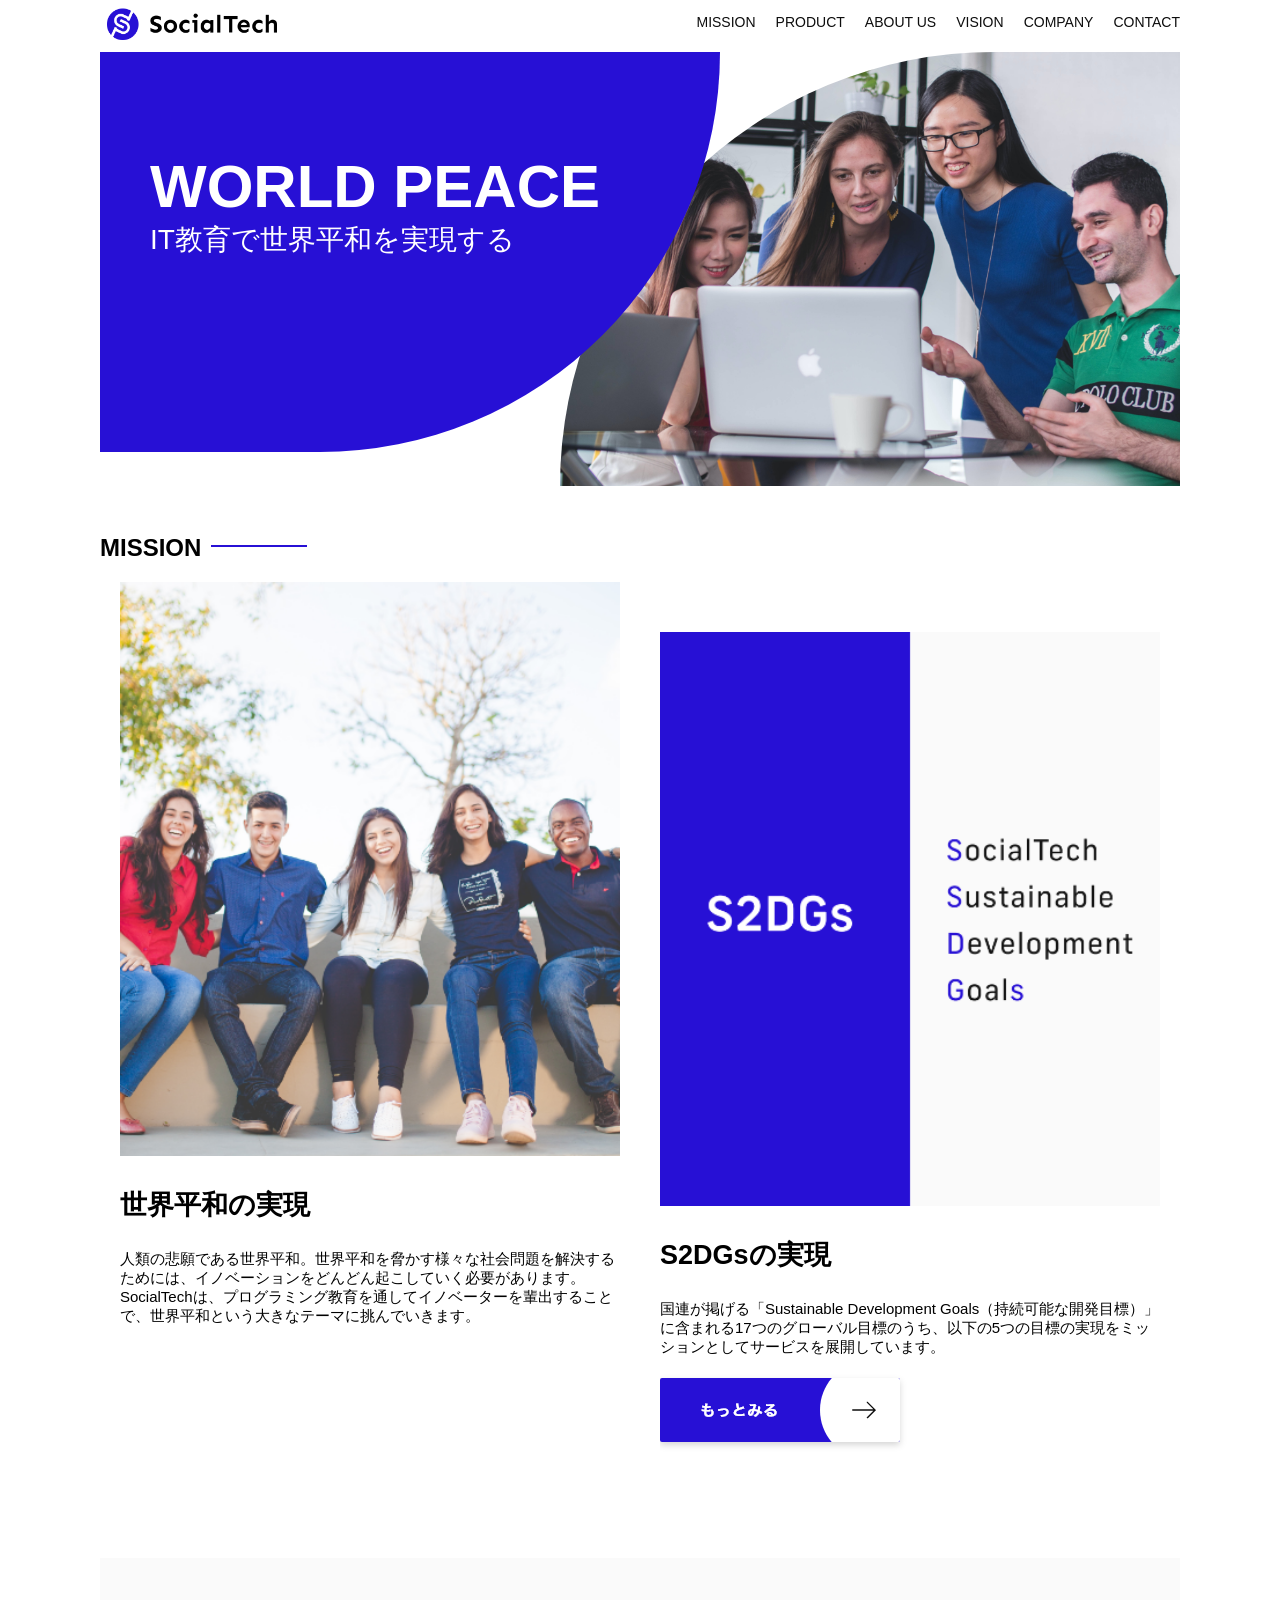
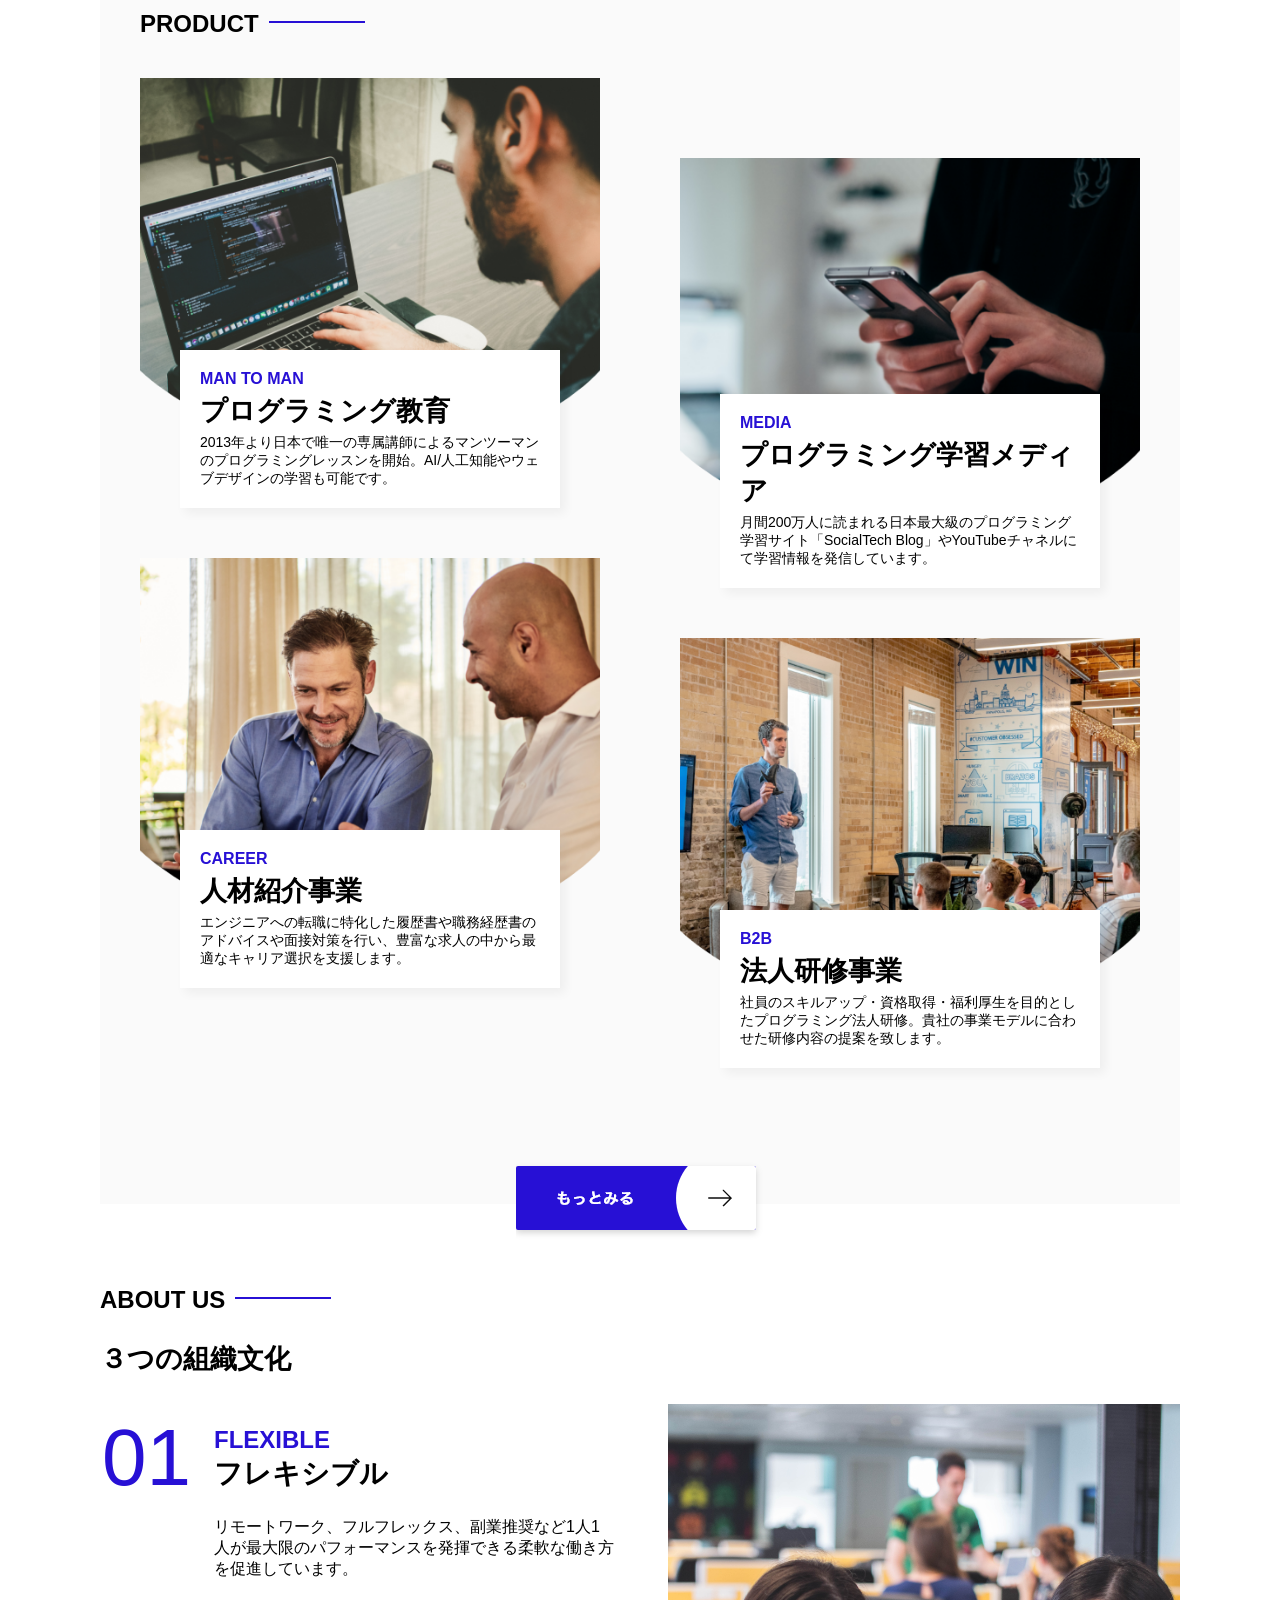
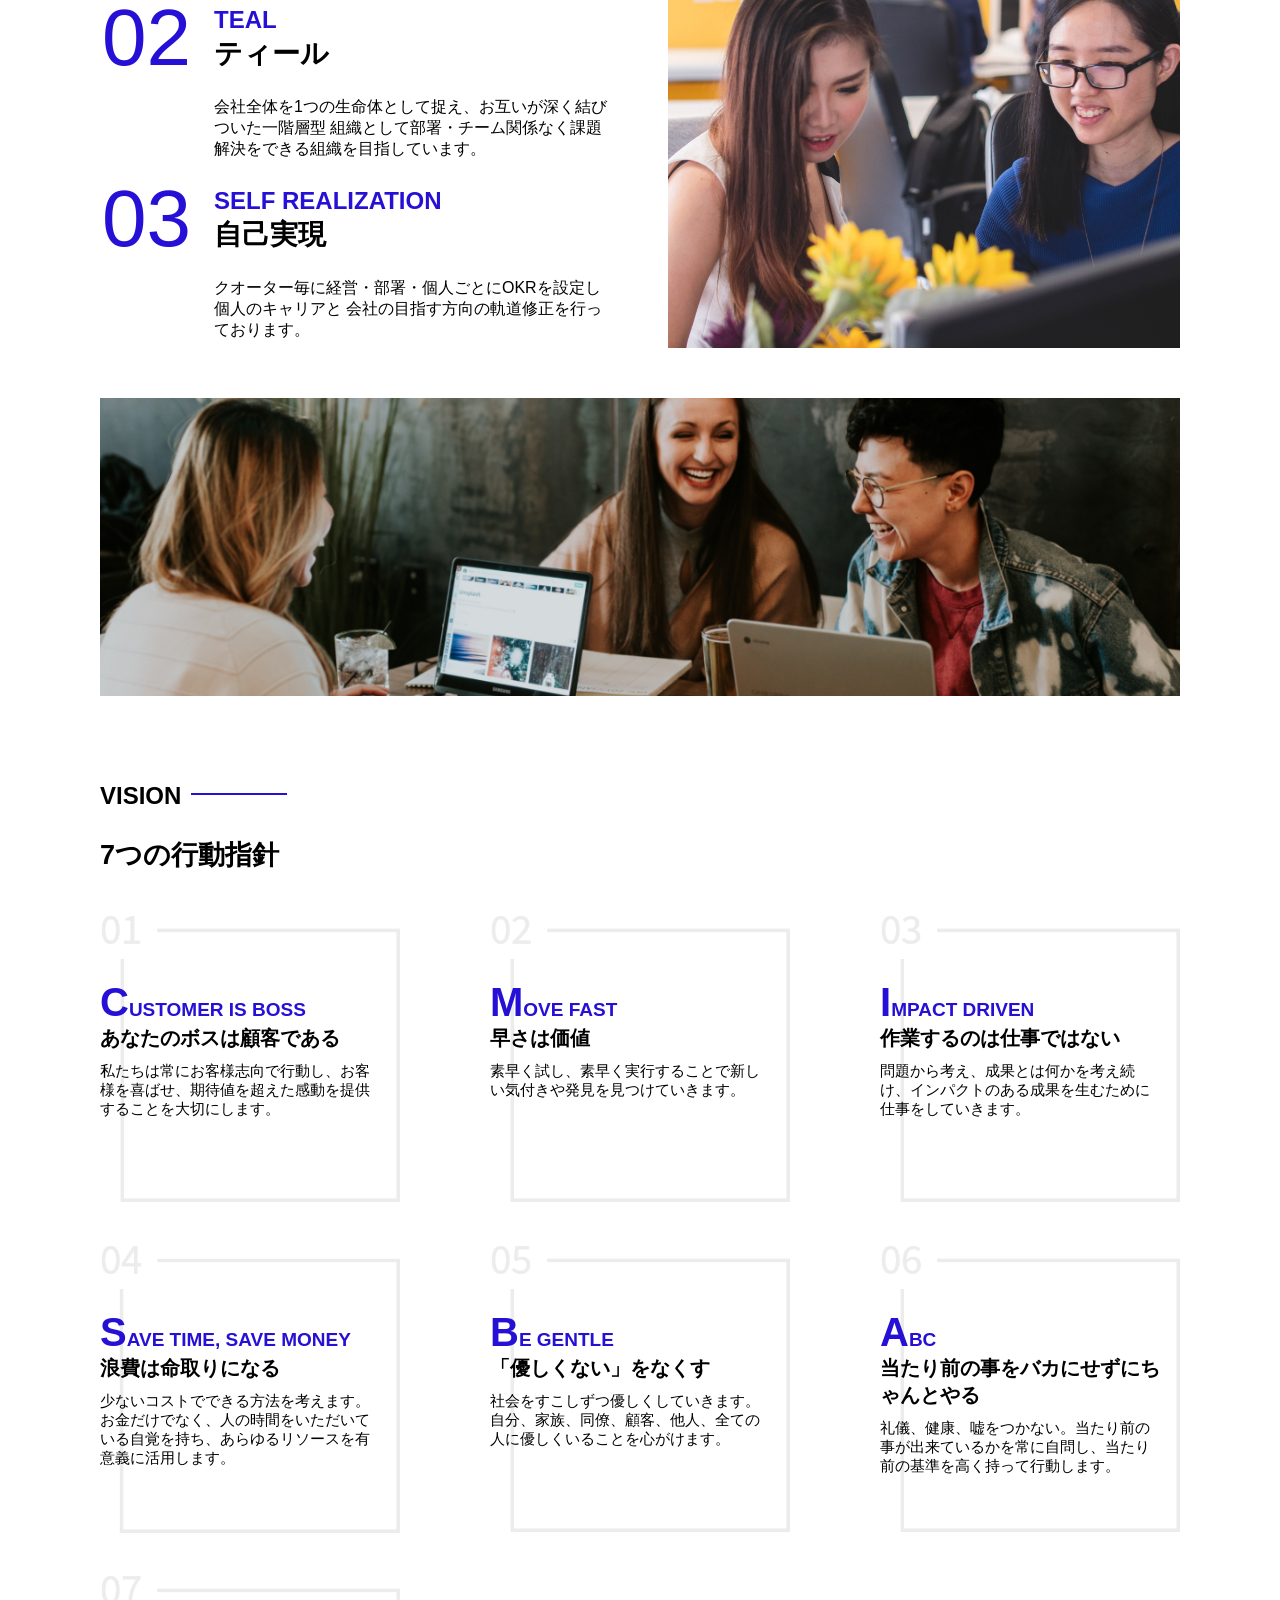
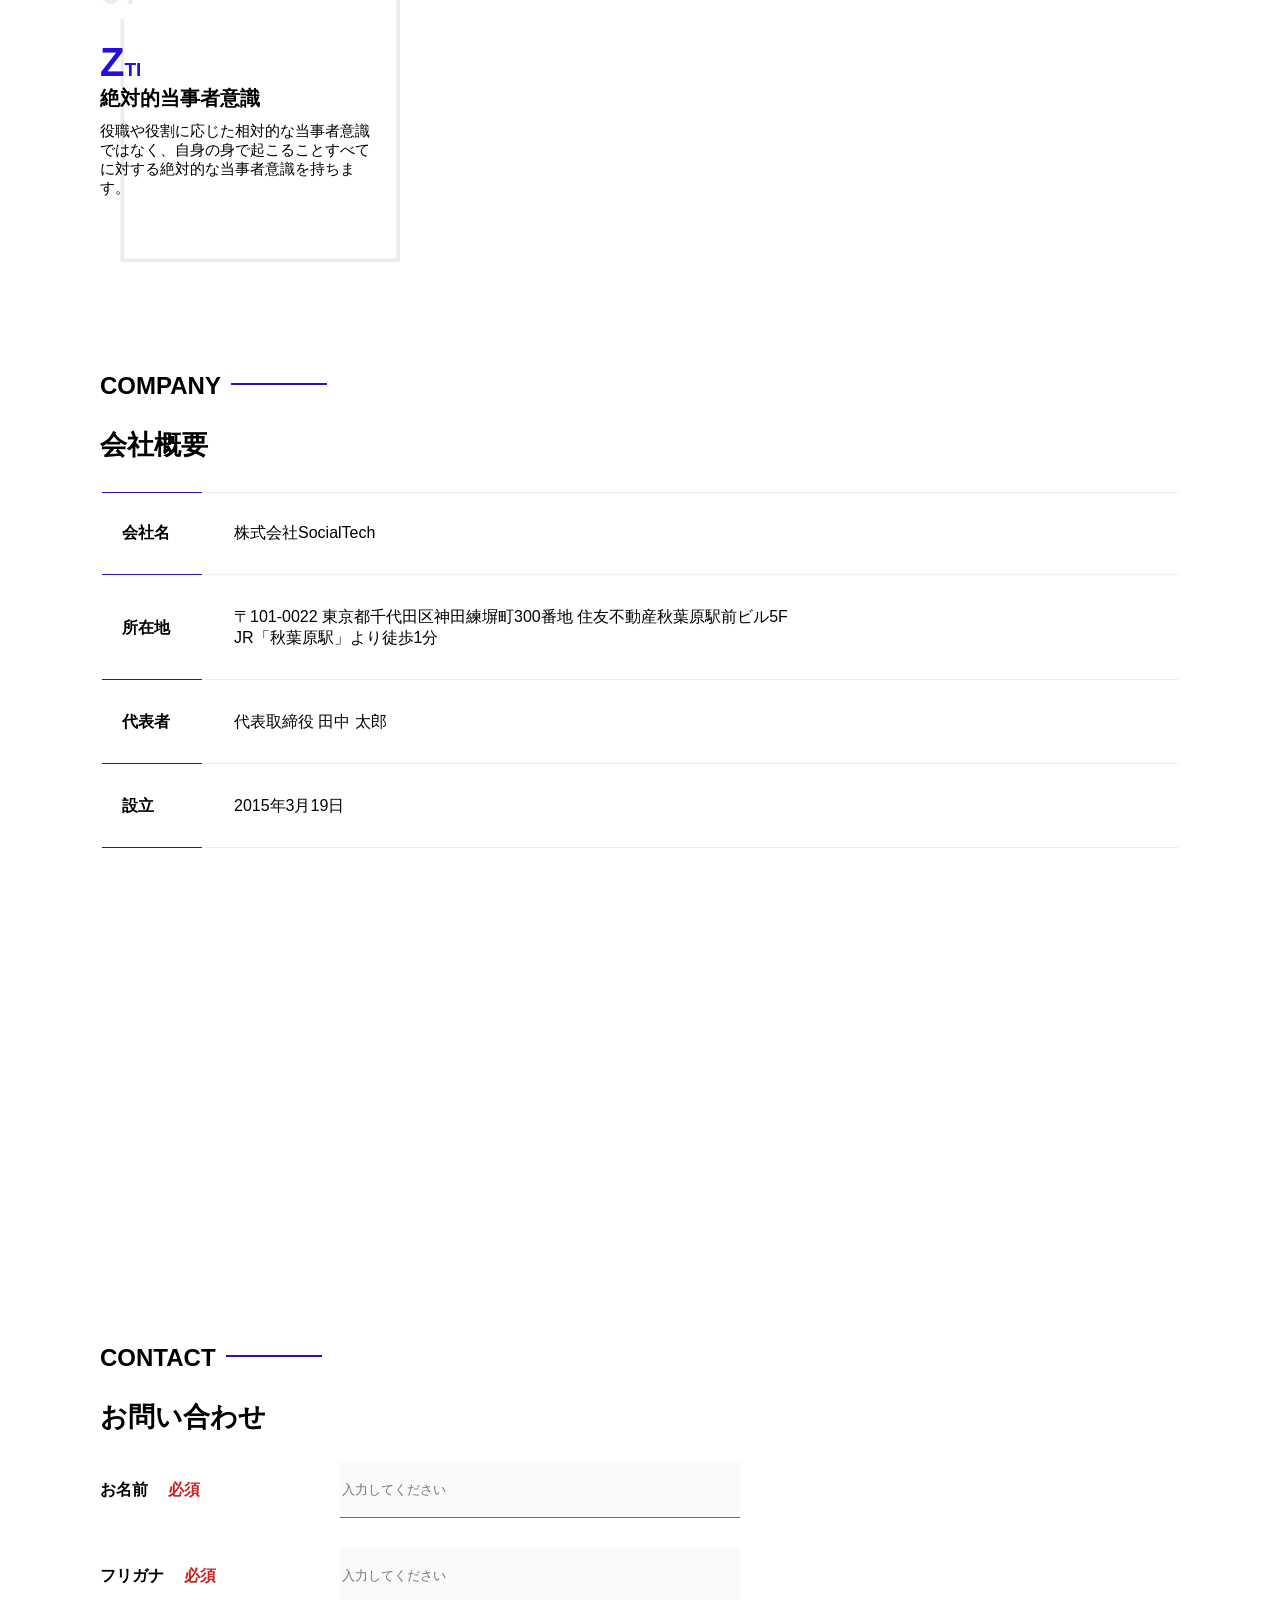
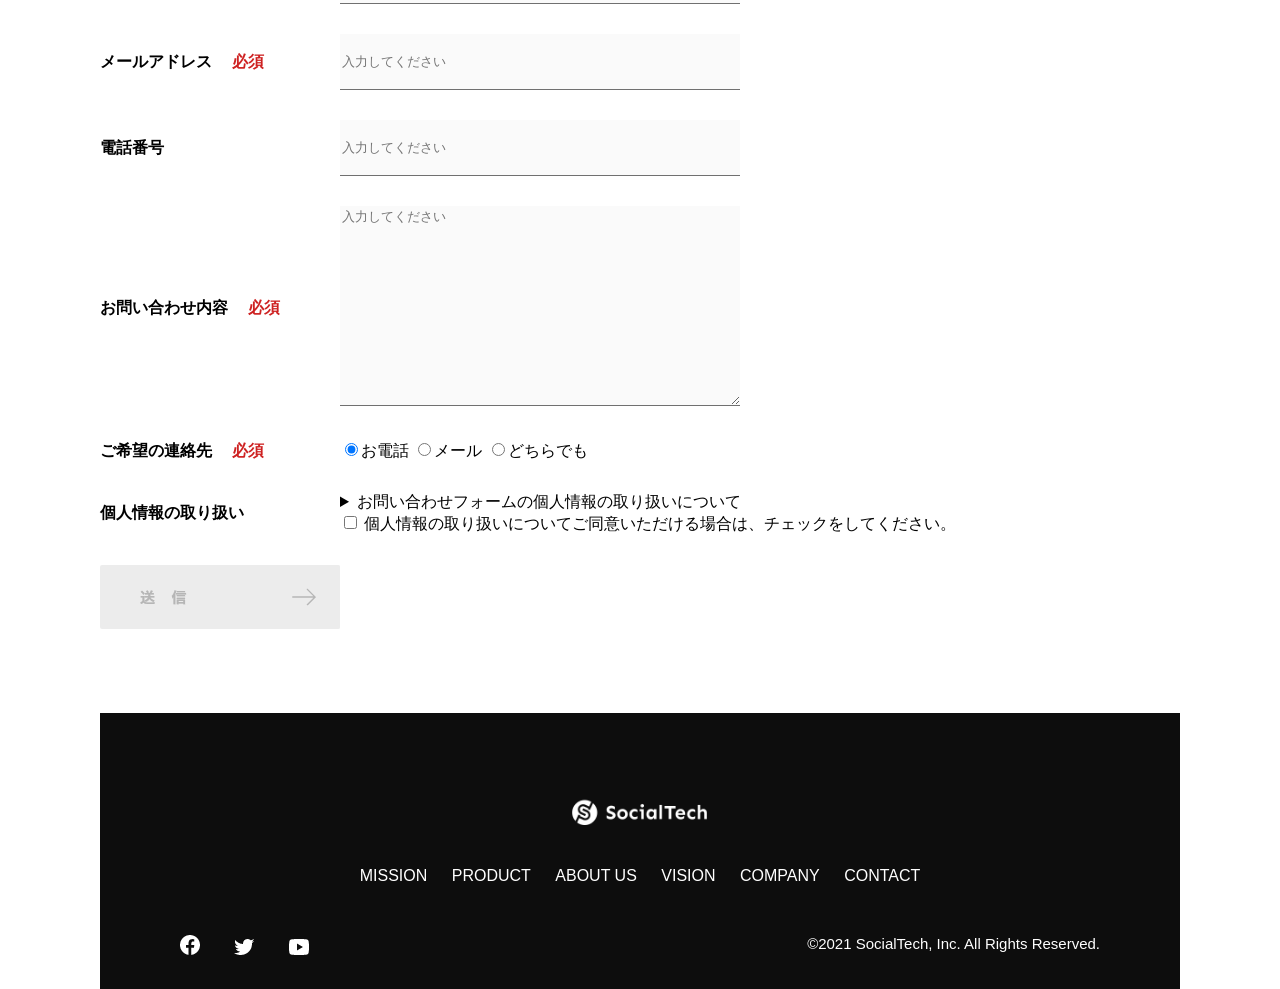
<file: index.html>
<!DOCTYPE html>
<html>
<head>
  <title> SocialTech</title>
  <meta charset="UTF-8">
  <meta name="description" content="SocialTechはEdTech業界のリーディングカンパニーを目指します">
  <meta name="viewport" content="width=device-width,initial-scale=1.0">
  <link rel="stylesheet" href="style.css">
<body>
 <!-- ヘッダー -->
  <header>
     <!-- ロゴ -->
     <a href="wk_index.html" id="logo">
       <img src="images/logo.png" alt="トップページに戻る">
     </a> 
      <!-- PC用ナビゲーション -->
     <nav id="nav-pc">
        <ul>
         <li><a href="mission.html">MISSION</a></li>
         <li><a href="product.html">PRODUCT</a></li>
         <li><a href="index.html#aboutus">ABOUT US</a></li>
         <li><a href="index.html#vision">VISION</a></li>
         <li><a href="index.html#company">COMPANY</a></li>
         <li><a href="index.html#contact">CONTACT</a></li>
        </ul>
    </nav> 
       <!-- スマホ用メニューボタン -->
       <button id="menu-sp" onclick="document.getElementById('nav-sp').style.display = 'block'">
        <img src="images/button-menu.png" alt="ナビゲーションを開く">
      </button>
       <!-- スマホ用ナビゲーション -->
       <div id="nav-sp">
         <button id="close" onclick="document.getElementById('nav-sp').style.display = 'none'">
           <img src="images/button-close.png" alt="ナビゲーションを閉じる">
         </button>
 
         <nav>
           <ul>
             <li>
               <a id="logo-sp" href="index.html" onclick="document.getElementById('nav-sp').style.display = 'none'"><img src="images/logo-sp.png" alt="トップページに戻る"></a>
             </li>
             <li><a class="menu" href="mission.html" onclick="document.getElementById('nav-sp').style.display = 'none'">MISSION</a></li>
             <li><a class="menu" href="product.html" onclick="document.getElementById('nav-sp').style.display = 'none'">PRODUCT</a></li>
             <li><a class="menu" href="index.html#aboutus" onclick="document.getElementById('nav-sp').style.display = 'none'">ABOUT US</a></li>
             <li><a class="menu" href="index.html#vision" onclick="document.getElementById('nav-sp').style.display = 'none'">VISION</a></li>
             <li><a class="menu" href="index.html#company" onclick="document.getElementById('nav-sp').style.display = 'none'">COMPANY</a></li>
             <li><a class="menu" href="index.html#contact" onclick="document.getElementById('nav-sp').style.display = 'none'">CONTACT</a></li>
           </ul>
         </nav>
         <div id="sns">
           <a href="https://www.facebook.com/sejuku2013">
             <img src="images/button-facebook.png" alt="Facebookのリンク">
           </a>
           <a href="https://twitter.com/samuraijuku">
             <img src="images/button-twitter.png" alt="Twitterのリンク">
           </a>
           <a href="https://www.youtube.com/channel/UCCFOQO5aDK0xXam4cUQXT8g">
             <img src="images/button-youtube.png" alt="YouTubeのリンク">
           </a>
         </div>
       </div>
  </header>
  <main>
  <article>
   <!-- メインビジュアル -->
      <section id="main-visual">
        <div id="main-message">
          <h1>WORLD PEACE</h1>
          <p>IT教育で世界平和を実現する</p>
        </div>
        <img src="images/index/index-main.png" alt="PCの周りに集まる多国籍の仲間たち">
      </section>
      <!--ミッション-->
      <section id="mission">
        <h2 class="index-h2">MISSION</h2>
        <div id="mission-flex">
          <div>
            <img id="mission-photo" src="images/index/index-mission.png" alt="屋外のベンチで写真を撮影する多国籍の仲間たち">
            <h3>世界平和の実現</h3>
            <p>
              人類の悲願である世界平和。世界平和を脅かす様々な社会問題を解決するためには、イノベーションをどんどん起こしていく必要があります。SocialTechは、プログラミング教育を通してイノベーターを輩出することで、世界平和という大きなテーマに挑んでいきます。
            </p>
          </div>
          <div>
            <img id="s2dgs" src="images/index/s2dgs.png" alt="S2DGs">
            <h3>S2DGsの実現</h3>
            <p>国連が掲げる「Sustainable Development Goals（持続可能な開発目標）」に含まれる17つのグローバル目標のうち、以下の5つの目標の実現をミッションとしてサービスを展開しています。</p>
            <a href="mission.html">
              <img src="images/button-more.png" alt="もっとみる">
            </a>
          </div>
        </div>
      </section>
      <!--プロダクト-->
      <section id="product">
        <h2 class="index-h2">PRODUCT</h2>
        <div class="product-flex">
          <div id="product-left">
            <div>
               <img class="product-photo" src="images/index/index-mantoman.png" alt="PCでコードを書く男性">
               <div class="product-explain">
                 <span>MAN TO MAN</span>
                 <h3>プログラミング教育</h3>
                 <p>2013年より日本で唯一の専属講師によるマンツーマンのプログラミングレッスンを開始。AI/人工知能やウェブデザインの学習も可能です。</p>
               </div>
             </div>
             <div>
               <img class="product-photo" src="images/index/index-career.png" alt="笑顔で話し合う2人の男性">
               <div class="product-explain">
                 <span>CAREER</span>
                 <h3>人材紹介事業</h3>
                 <p>エンジニアへの転職に特化した履歴書や職務経歴書のアドバイスや面接対策を行い、豊富な求人の中から最適なキャリア選択を支援します。</p>
               </div>
             </div>
          </div>
          <div id="product-right">
            <div>
              <img class="product-photo" src="images/index/index-media.png" alt="スマートフォンを操作する人">
              <div class="product-explain">
                <span>MEDIA</span>
                <h3>プログラミング学習メディア</h3>
                <p>月間200万人に読まれる日本最大級のプログラミング学習サイト「SocialTech Blog」やYouTubeチャネルにて学習情報を発信しています。</p>
              </div>
            </div>
            <div>
              <img class="product-photo" src="images/index/index-b2b.png" alt="講演中の男性とそれを聴く人々">
              <div class="product-explain">
                <span>B2B</span>
                <h3>法人研修事業</h3>
                <p>社員のスキルアップ・資格取得・福利厚生を目的としたプログラミング法人研修。貴社の事業モデルに合わせた研修内容の提案を致します。</p>
              </div>
            </div>
          </div>
        </div>
        <div id="product-more">
          <a href="product.html">
            <img src="images/button-more.png" alt="もっとみる">
          </a>
        </div>
     </section>
     <!--ABOUT-->
     <section id="aboutus">
       <h2 class="index-h2">ABOUT US</h2>
       <h3>３つの組織文化</h3>
         <div>
           <table class="culture-table">
            <tr>
              <td class="culture-num">01</td>
              <th><span class="culture-en">FLEXIBLE</span><br>フレキシブル</th>
            </tr>
            <tr>
              <td>
                <!--空のセル-->
              </td>
              <td class="culture-description">リモートワーク、フルフレックス、副業推奨など1人1人が最大限のパフォーマンスを発揮できる柔軟な働き方を促進しています。</td>
            </tr>
            <tr>
              <td class="culture-num">02</td>
              <th><span class="culture-en">TEAL</span><br>ティール</th>
            </tr>
            <tr>
              <td>
                <!--空のセル-->
              </td>
              <td class="culture-description">会社全体を1つの生命体として捉え、お互いが深く結びついた一階層型 組織として部署・チーム関係なく課題解決をできる組織を目指しています。</td>
            </tr>
            <tr>
              <td class="culture-num">03</td>
              <th><span class="culture-en">SELF REALIZATION</span><br>自己実現</th>
            </tr>
            <tr>
              <td>
                <!--空のセル-->
              </td>
              <td class="culture-description">クオーター毎に経営・部署・個人ごとにOKRを設定し個人のキャリアと 会社の目指す方向の軌道修正を行っております。</td>
            </tr>
          </table>
         <img class="culture-img" src="images/index/index-aboutus1.png" alt="笑顔で話し合う2人の女性">
        </div>
         <img class="culture-img2" src="images/index/index-aboutus2.png" alt="笑顔で話し合う3人の男女">
     </section>
       <!-- VISION -->
      <section id="vision">
        <h2 class="index-h2">VISION</h2>
        <h3>7つの行動指針</h3>
        <div>
            <div class="vision-box">
               <img src="images/index/vision-01.png" alt="01">
               <div>
                 <h4>CUSTOMER IS BOSS</h4>
                 <h5>あなたのボスは顧客である</h5>
                 <p>私たちは常にお客様志向で行動し、お客様を喜ばせ、期待値を超えた感動を提供することを大切にします。</p>
               </div>
             </div>
              <div class="vision-box">
               <img src="images/index/vision-02.png" alt="02">
               <div>
                 <h4>MOVE FAST</h4>
                 <h5>早さは価値</h5>
                 <p>素早く試し、素早く実行することで新しい気付きや発見を見つけていきます。</p>
               </div>
             </div>
             <div class="vision-box">
               <img src="images/index/vision-03.png" alt="03">
               <div>
                 <h4>IMPACT DRIVEN</h4>
                 <h5>作業するのは仕事ではない</h5>
                 <p>問題から考え、成果とは何かを考え続け、インパクトのある成果を生むために仕事をしていきます。</p>
               </div>
             </div>
             <div class="vision-box">
               <img src="images/index/vision-04.png" alt="04">
               <div>
                 <h4>SAVE TIME, SAVE MONEY</h4>
                 <h5>浪費は命取りになる</h5>
                 <p>少ないコストでできる方法を考えます。お金だけでなく、人の時間をいただいている自覚を持ち、あらゆるリソースを有意義に活用します。</p>
               </div>
             </div>
             <div class="vision-box">
               <img src="images/index/vision-05.png" alt="05">
               <div>
                 <h4>BE GENTLE</h4>
                 <h5>「優しくない」をなくす</h5>
                 <p>社会をすこしずつ優しくしていきます。自分、家族、同僚、顧客、他人、全ての人に優しくいることを心がけます。</p>
               </div>
             </div>
             <div class="vision-box">
               <img src="images/index/vision-06.png" alt="06">
               <div>
                 <h4>ABC</h4>
                 <h5>当たり前の事をバカにせずにちゃんとやる</h5>
                 <p>礼儀、健康、嘘をつかない。当たり前の事が出来ているかを常に自問し、当たり前の基準を高く持って行動します。</p>
               </div>
             </div>
             <div class="vision-box">
               <img src="images/index/vision-07.png" alt="07">
               <div>
                 <h4>ZTI</h4>
                 <h5>絶対的当事者意識</h5>
                 <p>役職や役割に応じた相対的な当事者意識ではなく、自身の身で起こることすべてに対する絶対的な当事者意識を持ちます。</p>
               </div>
             </div>
        </div>
      </section>
       <!-- COMPANY -->
      <section id="company">
        <h2 class="index-h2">COMPANY</h2>
        <h3>会社概要</h3>
           <table id="company-table">
             <tr>
               <th class="tableheader tableheader-first">会社名</th>
               <td class="cell cell-first">株式会社SocialTech</td>
             </tr>
             <tr>
               <th class="tableheader">所在地</th>
               <td class="cell">〒101-0022 東京都千代田区神田練塀町300番地 住友不動産秋葉原駅前ビル5F<br>JR「秋葉原駅」より徒歩1分</td>
             </tr>
             <tr>
               <th class="tableheader">代表者</th>
               <td class="cell">代表取締役 田中 太郎</td>
             </tr>
             <tr>
               <th class="tableheader">設立</th>
               <td class="cell">2015年3月19日</td>
             </tr>
           </table>
 <iframe 
 src="https://www.google.com/maps/embed?pb=!1m18!1m12!1m3!1d3240.0688551336807!2d139.7720776771055!3d35.69992317258124!2m3!1f0!2f0!3f0!3m2!1i1024!2i768!4f13.1!3m3!1m2!1s0x60188fee13660e23%3A0x77137876edf742ac!2z5L2P5Y-L5LiN5YuV55Sj56eL6JGJ5Y6f6aeF5YmN44OT44Or!5e0!3m2!1sja!2sjp!4v1704858013291!5m2!1sja!2sjp" 
 style="border: 0" allowfullscreen="" loading="lazy">
 </iframe>
      </section>
       <!-- お問い合わせフォーム -->
      <section id="contact">
        <h2 class="index-h2">CONTACT</h2>
        <h3>お問い合わせ</h3>
        <form>
          <div>
            <div class="contact-heading">
              <label class="contact-label">お名前<span class="contact-span">必須</span></label>
            </div>
            <div>
              <input type="text" name="name" placeholder="入力してください" class="contact-textbox">
            </div>
          </div>
          <div>
            <div class="contact-heading">
              <label class="contact-label">フリガナ<span class="contact-span">必須</span></label>
            </div>
            <div>
              <input type="text" name="hurigana" placeholder="入力してください" class="contact-textbox">
            </div>
          </div>
          <div>
            <div class="contact-heading">
              <label class="contact-label">メールアドレス<span class="contact-span">必須</span></label>
            </div>
            <div>
              <input type="text" name="email" placeholder="入力してください" class="contact-textbox">
            </div>
          </div>
          <div>
            <div class="contact-heading">
              <label class="contact-label">電話番号</label>
            </div>
            <div>
              <input type="text" name="tel" placeholder="入力してください" class="contact-textbox">
            </div>
          </div>
          <div>
            <div class="contact-heading">
              <label class="contact-label">お問い合わせ内容<span class="contact-span">必須</span></label>
            </div>
            <div>
              <textarea class="contact-textarea" placeholder="入力してください" name="message"></textarea>
            </div>
          </div>
          <div>
            <div class="contact-heading">
              <label class="contact-label">ご希望の連絡先<span class="contact-span">必須</span></label>
            </div>
            <div>
              <input class="radiobutton" type="radio" value="tel" name="contact" checked><label>お電話</label>
              <input class="radiobutton" type="radio" value="mail" name="contact"><label>メール</label>
              <input class="radiobutton" type="radio" value="both" name="contact"><label>どちらでも</label>
            </div>
          </div>
           <div>
               <div class="contact-heading">
                 <label class="contact-label">個人情報の取り扱い</label>
               </div>
               <div>
                 <details>
                   <summary>お問い合わせフォームの個人情報の取り扱いについて</summary>
                   <div>
                     <dl>
                       <dt>１．組織の名称又は氏名</dt>
                       <dd>株式会社SocialTech</dd>
                       <dt>２．個人情報保護管理者（若しくはその代理人）の氏名又は職名、所属及び連絡先</dt>
                       <dd>
                         <p>鈴木 一郎 コーポレート部</p>
                         <p>メールアドレス：samurai@example.com</p>
                         <p>TEL：03-1234-5678</p>
                       </dd>
                       <dt>３．個人情報の利用目的</dt>
                       <dd>
                         <ul>
                           <li>本サービス及び本サービスに関連する情報の提供又はそれらに関する連絡のため</li>
                           <li>ユーザーの本人確認のため</li>
                           <li>当社サービスのご案内のため</li>
                           <li>当社の商品等の広告または宣伝（電子メールによるものを含むものとします。）</li>
                         </ul>
                       </dd>
                       <dt>４．個人情報の取り扱い業務の委託</dt>
                       <dd>個人情報の取扱業務の全部または一部を外部に業務委託する場合があります。その際、弊社は、個人情報を適切に保護できる管理体制を敷き実行していることを条件として委託先を厳選したうえで、機密保持契約を委託先と締結し、お客様の個人情報を厳密に管理させます。</dd>
                       <dt>５．個人情報の開示等の請求</dt>
                       <dd>
                         お客様は、弊社に対してご自身の個人情報の開示等（利用目的の通知、開示、内容の訂正・追加・削除、利用の停止または消去、第三者への提供の停止）に関して、当社問合わせ窓口に申し出ることができます。<br>
                         その際、弊社はお客様ご本人を確認させていただいたうえで、合理的な期間内に対応いたします。<br>
                         なお、個人情報に関する弊社問合わせ先は、次の通りです。
                       </dd>
                       <dd>
                         <p>株式会社SocialTech　個人情報問合せ窓口</p>
                         <p>〒150-0043　東京都千代田区神田練塀町300番地 住友不動産秋葉原駅前ビル5F</p>
                         <p>メールアドレス：samurai@example.com　TEL：03-1234-5678</p>
                       </dd>
 
                       <dt>６．個人情報を提供されることの任意性について</dt>
                       <dd>お客様がご自身の個人情報を弊社に提供されるか否かは、お客様のご判断によりますが、もしご提供されない場合には、適切なサービスが提供できない場合がありますので予めご了承ください。</dd>
                     </dl>
                   </div>
                 </details>
                 <input type="checkbox" name="agree">
                 <span>個人情報の取り扱いについてご同意いただける場合は、チェックをしてください。</span>
               </div>
             </div>
               <input type="image" src="images/button-submit.png" alt="送信する">
        </form>
      </section>
    </article>
  </main>
    <footer>
      <div id="footer-logo">
        <img src="images/logo-sp.png" alt="SocialTech">
      </div>
      <div id="footer-link">
        <a href="mission.html">MISSION</a>
        <a href="product.html">PRODUCT</a>
        <a href="index.html#aboutus">ABOUT US</a>
        <a href="index.html#vision">VISION</a>
        <a href="index.html#company">COMPANY</a>
        <a href="index.html#contact">CONTACT</a>
      </div>
       <div id="sns-footer">
         <div class="sns-btns">
           <a href="https://www.facebook.com/sejuku2013"><img src="images/button-facebook.png" alt="Facebookのリンク"></a>
           <a href="https://twitter.com/samuraijuku"><img src="images/button-twitter.png" alt="Twitterのリンク"></a>
           <a href="https://www.youtube.com/channel/UCCFOQO5aDK0xXam4cUQXT8g"><img src="images/button-youtube.png" alt="YouTubeのリンク"></a>
         </div>
         <p id="copyright">&copy;2021 SocialTech, Inc. All Rights Reserved.</p>
       </div>
    </footer>
</body>

</html>
</file>
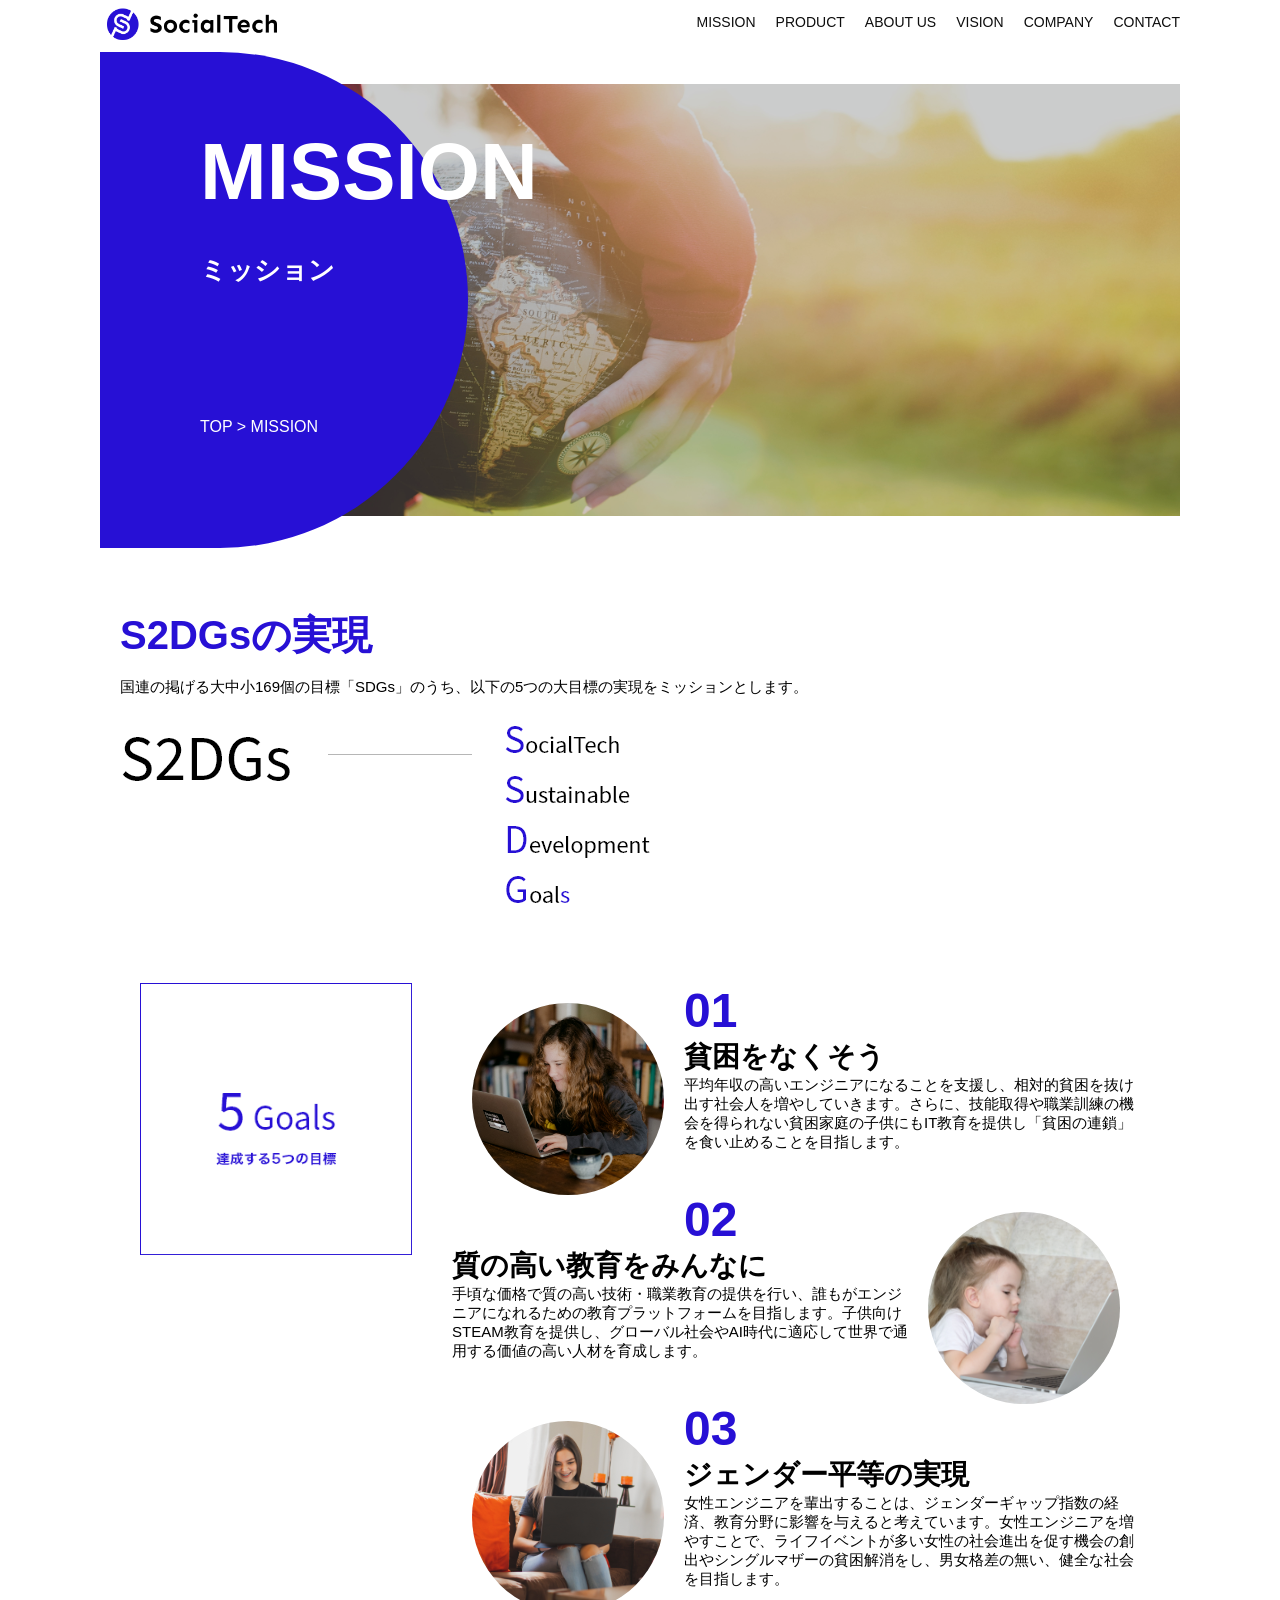
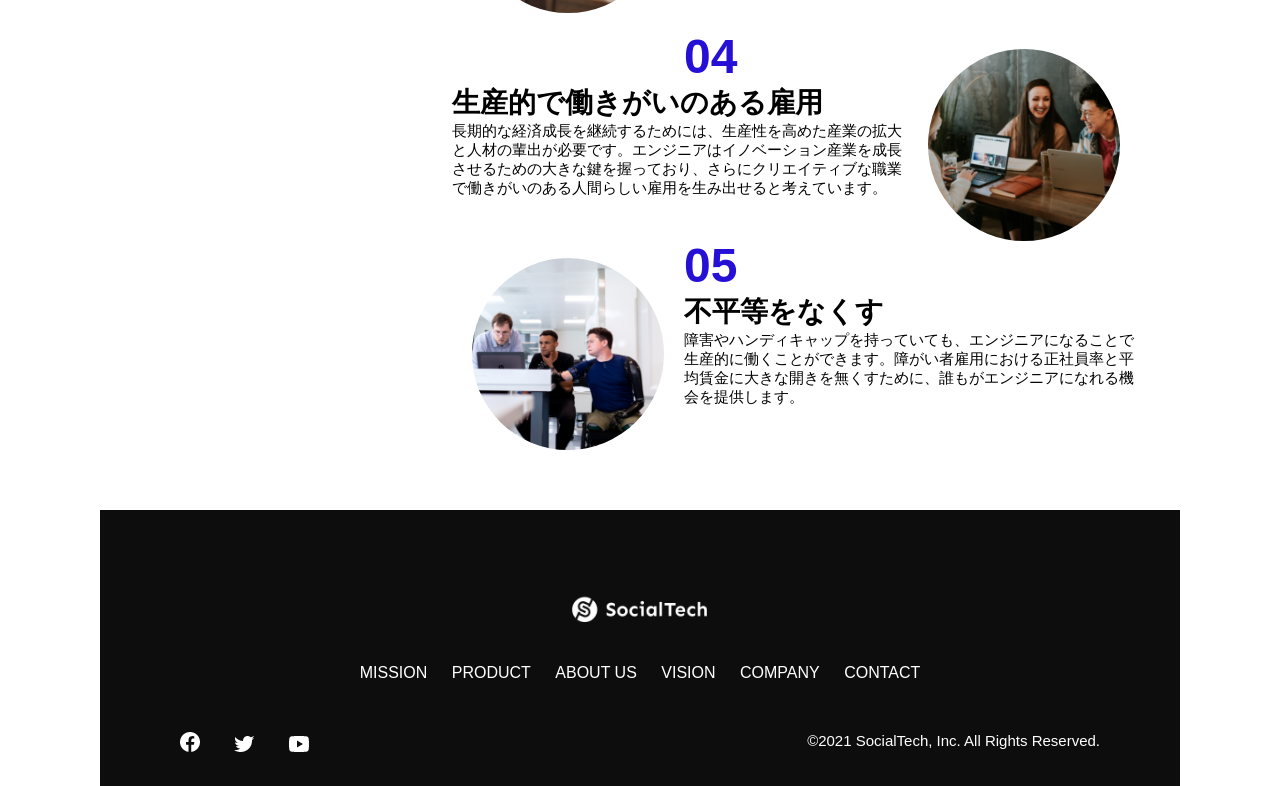
<file: mission.html>
<!DOCTYPE html>
<html>
  <head>
    <title>SocialTech - MISSION ミッション -</title>
    <meta charset="utf-8">
   <meta name="description" content="SocialTechが目指す5つの目標（S2DGs）を紹介します">
    <meta name="viewport" content="width=device-width, initial-scale=1.0">
    <link rel="stylesheet" href="style.css">
  </head>

  <body>
    <!-- ヘッダー -->
    <header>
      <!-- ロゴ -->
      <a href="index.html" id="logo">
        <img src="images/logo.png" alt="トップページに戻る">
      </a>

      <!-- PC用ナビゲーション -->
      <nav id="nav-pc">
        <ul>
          <li><a href="mission.html">MISSION</a></li>
          <li><a href="product.html">PRODUCT</a></li>
          <li><a href="index.html#aboutus">ABOUT US</a></li>
          <li><a href="index.html#vision">VISION</a></li>
          <li><a href="index.html#company">COMPANY</a></li>
          <li><a href="index.html#contact">CONTACT</a></li>
        </ul>
      </nav>

      <!-- スマホ用メニューボタン -->
      <button id="menu-sp" onclick="document.getElementById('nav-sp').style.display = 'block'">
        <img src="images/button-menu.png" alt="ナビゲーションを開く">
      </button>

      <!-- スマホ用ナビゲーション -->
      <div id="nav-sp">
        <button id="close" onclick="document.getElementById('nav-sp').style.display = 'none'">
          <img src="images/button-close.png" alt="ナビゲーションを閉じる">
        </button>

        <nav>
          <ul>
            <li>
              <a id="logo-sp" href="index.html" onclick="document.getElementById('nav-sp').style.display = 'none'"><img src="images/logo-sp.png" alt="トップページに戻る"></a>
            </li>
            <li><a class="menu" href="mission.html" onclick="document.getElementById('nav-sp').style.display = 'none'">MISSION</a></li>
            <li><a class="menu" href="product.html" onclick="document.getElementById('nav-sp').style.display = 'none'">PRODUCT</a></li>
            <li><a class="menu" href="index.html#aboutus" onclick="document.getElementById('nav-sp').style.display = 'none'">ABOUT US</a></li>
            <li><a class="menu" href="index.html#vision" onclick="document.getElementById('nav-sp').style.display = 'none'">VISION</a></li>
            <li><a class="menu" href="index.html#company" onclick="document.getElementById('nav-sp').style.display = 'none'">COMPANY</a></li>
            <li><a class="menu" href="index.html#contact" onclick="document.getElementById('nav-sp').style.display = 'none'">CONTACT</a></li>
          </ul>
        </nav>
        <div id="sns">
          <a href="https://www.facebook.com/sejuku2013">
            <img src="images/button-facebook.png" alt="Facebookのリンク">
          </a>
          <a href="https://twitter.com/samuraijuku">
            <img src="images/button-twitter.png" alt="Twitterのリンク">
          </a>
          <a href="https://www.youtube.com/channel/UCCFOQO5aDK0xXam4cUQXT8g">
            <img src="images/button-youtube.png" alt="YouTubeのリンク">
          </a>
        </div>
      </div>
    </header>

    <main>
      <article>
         <section id="mission-main">
           <div class="mission-main-inner">
             <div id="mission-title">
               <h1>MISSION<br><span>ミッション</span></h1>
               <p>TOP > MISSION</p>
             </div>
           </div>
         </section>

          <section id="mission-s2dgs">
            <h2 class="mission-h2">S2DGsの実現</h2>
            <p>国連の掲げる大中小169個の目標「SDGs」のうち、以下の5つの大目標の実現をミッションとします。</p>
            <img src="images/mission/mission-s2dgs.png" alt="S2DGs">
          </section>

           <section id="mission-five-goals">
           <div class="five-goals-image">
             <img src="images/mission/mission-5goals.png" alt="5Goals">
           </div>
           <div class="five-goals-read">
             <div>
               <img class="fivegoals-image-left" src="images/mission/mission-5goals01.png" alt="PCを操作する女の子">
               <span class="fivegoals-number">01</span>
               <h3 class="fivegoals-h3">貧困をなくそう</h3>
               <p class="fivegoals-p">平均年収の高いエンジニアになることを支援し、相対的貧困を抜け出す社会人を増やしていきます。さらに、技能取得や職業訓練の機会を得られない貧困家庭の子供にもIT教育を提供し「貧困の連鎖」を食い止めることを目指します。</p>
             </div>
             <div>
               <img class="fivegoals-image-right" src="images/mission/mission-5goals02.png" alt="PCを見つめる小さい女の子">
               <span class="fivegoals-number">02</span>
               <h3 class="fivegoals-h3">質の高い教育をみんなに</h3>
               <p class="fivegoals-p">手頃な価格で質の高い技術・職業教育の提供を行い、誰もがエンジニアになれるための教育プラットフォームを目指します。子供向けSTEAM教育を提供し、グローバル社会やAI時代に適応して世界で通用する価値の高い人材を育成します。</p>
             </div>
             <div>
               <img class="fivegoals-image-left" src="images/mission/mission-5goals03.png" alt="PCを操作する女性">
               <span class="fivegoals-number">03</span>
               <h3 class="fivegoals-h3">ジェンダー平等の実現</h3>
               <p class="fivegoals-p">女性エンジニアを輩出することは、ジェンダーギャップ指数の経済、教育分野に影響を与えると考えています。女性エンジニアを増やすことで、ライフイベントが多い女性の社会進出を促す機会の創出やシングルマザーの貧困解消をし、男女格差の無い、健全な社会を目指します。</p>
             </div>
             <div>
               <img class="fivegoals-image-right" src="images/mission/mission-5goals04.png" alt="笑顔で話し合う3人の男女">
               <span class="fivegoals-number">04</span>
               <h3 class="fivegoals-h3">生産的で働きがいのある雇用</h3>
               <p class="fivegoals-p">長期的な経済成長を継続するためには、生産性を高めた産業の拡大と人材の輩出が必要です。エンジニアはイノベーション産業を成長させるための大きな鍵を握っており、さらにクリエイティブな職業で働きがいのある人間らしい雇用を生み出せると考えています。</p>
             </div>
             <div>
               <img class="fivegoals-image-left" src="images/mission/mission-5goals05.png" alt="障害を持つ男性が生き生きと働く様子">
               <span class="fivegoals-number">05</span>
               <h3 class="fivegoals-h3">不平等をなくす</h3>
               <p class="fivegoals-p">障害やハンディキャップを持っていても、エンジニアになることで生産的に働くことができます。障がい者雇用における正社員率と平均賃金に大きな開きを無くすために、誰もがエンジニアになれる機会を提供します。</p>
             </div>
           </div>
         </section>

      </article>
    </main>

    <footer>
      <div id="footer-logo">
        <img src="images/logo-sp.png" alt="SocialTech">
      </div>
      <div id="footer-link">
        <a href="mission.html">MISSION</a>
        <a href="product.html">PRODUCT</a>
        <a href="index.html#aboutus">ABOUT US</a>
        <a href="index.html#vision">VISION</a>
        <a href="index.html#company">COMPANY</a>
        <a href="index.html#contact">CONTACT</a>
      </div>
      <div id="sns-footer">
        <div class="sns-btns">
          <a href="https://www.facebook.com/sejuku2013"><img src="images/button-facebook.png" alt="Facebookのリンク"></a>
          <a href="https://twitter.com/samuraijuku"><img src="images/button-twitter.png" alt="Twitterのリンク"></a>
          <a href="https://www.youtube.com/channel/UCCFOQO5aDK0xXam4cUQXT8g"><img src="images/button-youtube.png" alt="YouTubeのリンク"></a>
        </div>
        <p id="copyright">&copy;2021 SocialTech, Inc. All Rights Reserved.</p>
      </div>
    </footer>

  </body>
</html>
</file>
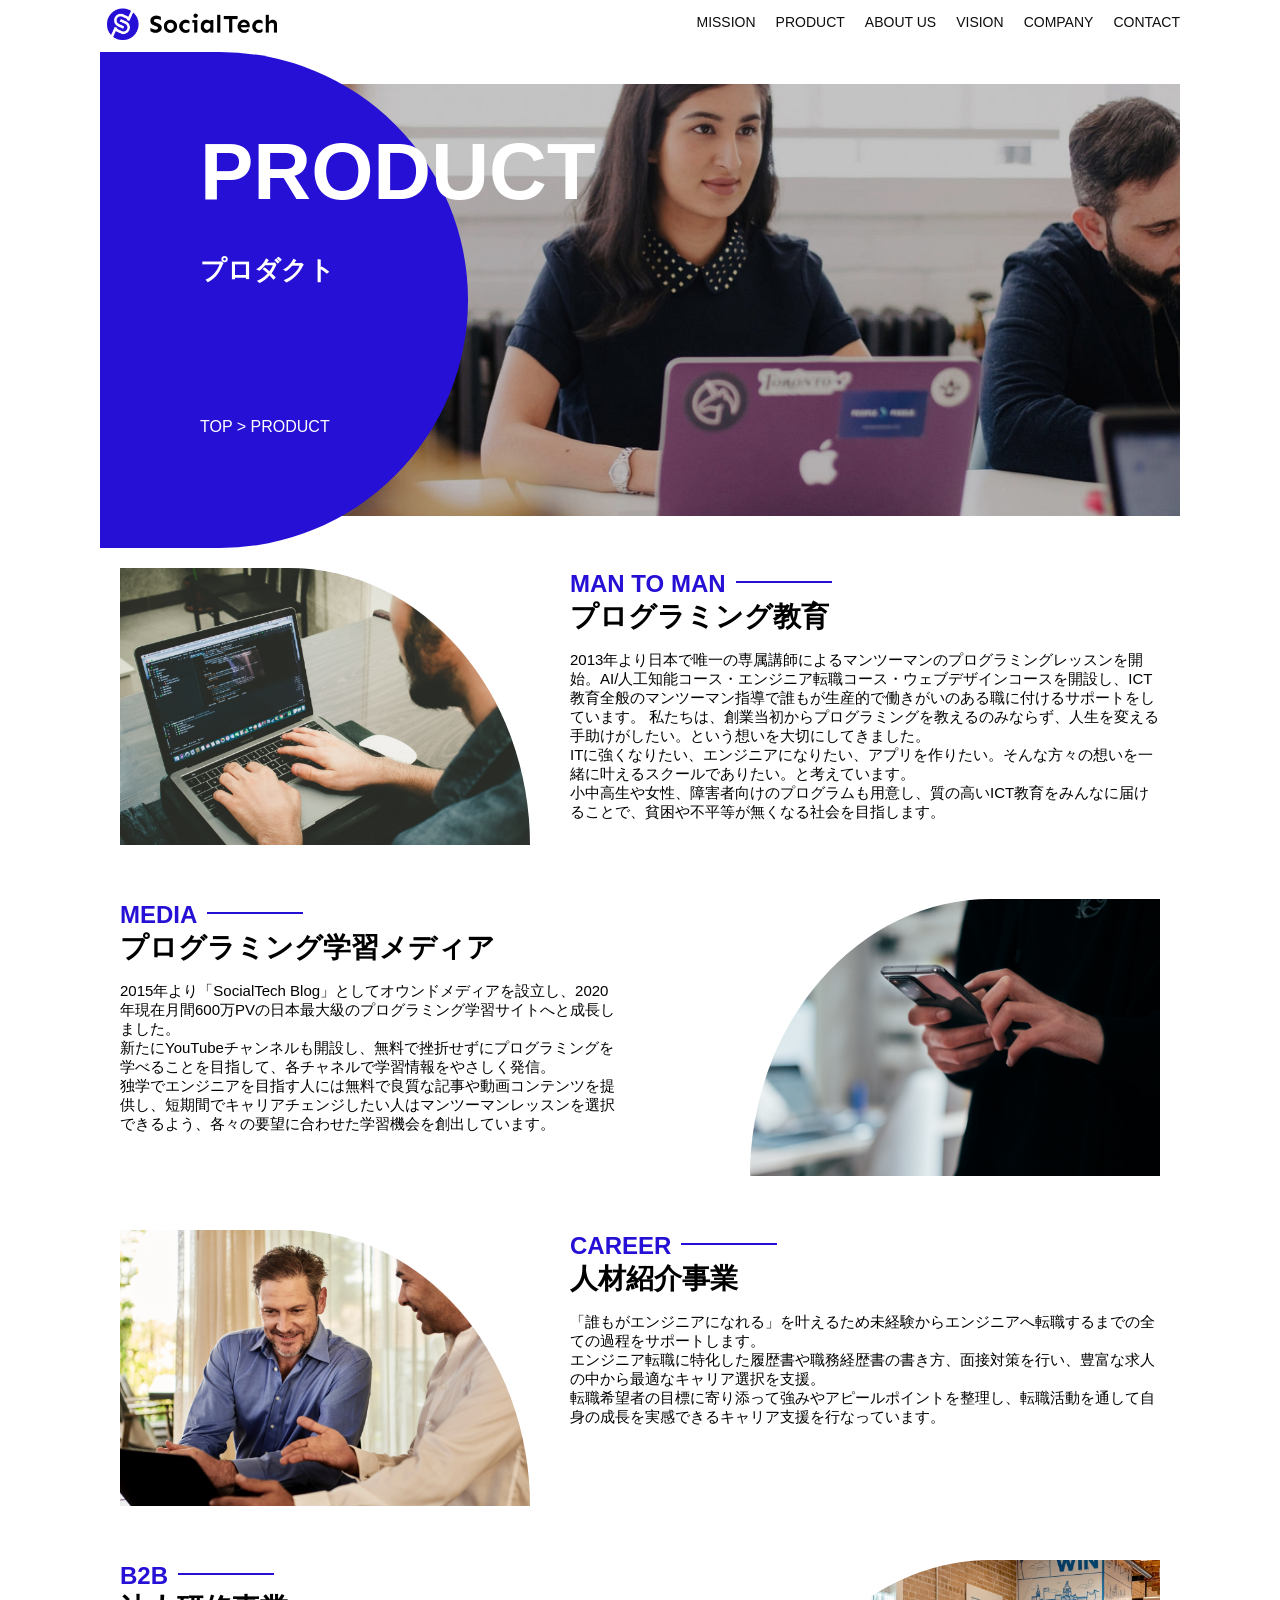
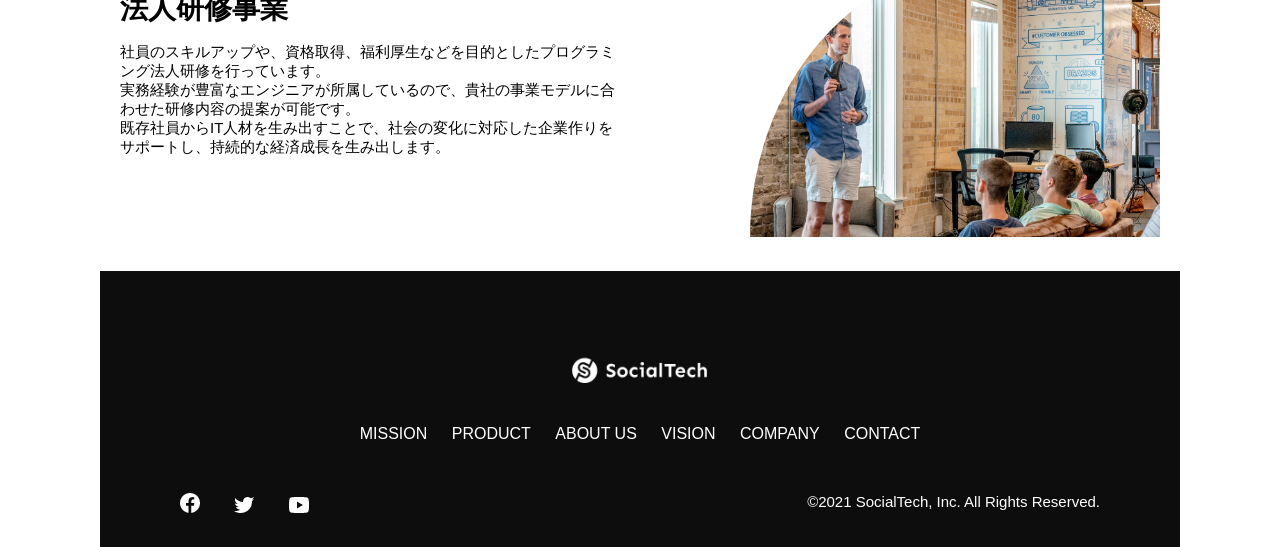
<file: product.html>
<!DOCTYPE html>
<html>
  <head>
    <title>SocialTech -PRODUCT プロダクト-</title>
    <meta charset="utf-8">
     <meta name="description" content="SocialTechの4つのプロダクトを紹介します">
    <meta name="viewport" content="width=device-width, initial-scale=1.0">
    <link rel="stylesheet" href="style.css">
  </head>

  <body>
    <!-- ヘッダー -->
    <header>
      <!-- ロゴ -->
      <a href="index.html" id="logo">
        <img src="images/logo.png" alt="トップページに戻る">
      </a>

      <!-- PC用ナビゲーション -->
      <nav id="nav-pc">
        <ul>
          <li><a href="mission.html">MISSION</a></li>
          <li><a href="product.html">PRODUCT</a></li>
          <li><a href="index.html#aboutus">ABOUT US</a></li>
          <li><a href="index.html#vision">VISION</a></li>
          <li><a href="index.html#company">COMPANY</a></li>
          <li><a href="index.html#contact">CONTACT</a></li>
        </ul>
      </nav>

      <!-- スマホ用メニューボタン -->
      <button id="menu-sp" onclick="document.getElementById('nav-sp').style.display = 'block'">
        <img src="images/button-menu.png" alt="ナビゲーションを開く">
      </button>

      <!-- スマホ用ナビゲーション -->
      <div id="nav-sp">
        <button id="close" onclick="document.getElementById('nav-sp').style.display = 'none'">
          <img src="images/button-close.png" alt="ナビゲーションを閉じる">
        </button>

        <nav>
          <ul>
            <li>
              <a id="logo-sp" href="index.html" onclick="document.getElementById('nav-sp').style.display = 'none'"><img src="images/logo-sp.png" alt="トップページに戻る"></a>
            </li>
            <li><a class="menu" href="mission.html" onclick="document.getElementById('nav-sp').style.display = 'none'">MISSION</a></li>
            <li><a class="menu" href="product.html" onclick="document.getElementById('nav-sp').style.display = 'none'">PRODUCT</a></li>
            <li><a class="menu" href="index.html#aboutus" onclick="document.getElementById('nav-sp').style.display = 'none'">ABOUT US</a></li>
            <li><a class="menu" href="index.html#vision" onclick="document.getElementById('nav-sp').style.display = 'none'">VISION</a></li>
            <li><a class="menu" href="index.html#company" onclick="document.getElementById('nav-sp').style.display = 'none'">COMPANY</a></li>
            <li><a class="menu" href="index.html#contact" onclick="document.getElementById('nav-sp').style.display = 'none'">CONTACT</a></li>
          </ul>
        </nav>
        <div id="sns">
          <a href="https://www.facebook.com/sejuku2013">
            <img src="images/button-facebook.png" alt="Facebookのリンク">
          </a>
          <a href="https://twitter.com/samuraijuku">
            <img src="images/button-twitter.png" alt="Twitterのリンク">
          </a>
          <a href="https://www.youtube.com/channel/UCCFOQO5aDK0xXam4cUQXT8g">
            <img src="images/button-youtube.png" alt="YouTubeのリンク">
          </a>
        </div>
      </div>
    </header>

    <main>
      <article>
        <section id="product-main">
           <div class="product-main-inner">
             <div id="product-title">
               <h1>PRODUCT<br><span>プロダクト</span></h1>
               <p>TOP > PRODUCT</p>
             </div>
           </div>
         </section>
          <section class="product-section product-section-left">
           <div class="product-section-img">
             <img src="images/product/product-mantoman.png" alt="PCでコードを書く男性">
           </div>
           <div class="product-read">
             <h2 class="product-h2">MAN TO MAN</h2>
             <h3 class="product-h3">プログラミング教育</h3>
             <p>
               2013年より日本で唯一の専属講師によるマンツーマンのプログラミングレッスンを開始。AI/人工知能コース・エンジニア転職コース・ウェブデザインコースを開設し、ICT教育全般のマンツーマン指導で誰もが生産的で働きがいのある職に付けるサポートをしています。 私たちは、創業当初からプログラミングを教えるのみならず、人生を変える手助けがしたい。という想いを大切にしてきました。<br>ITに強くなりたい、エンジニアになりたい、アプリを作りたい。そんな方々の想いを一緒に叶えるスクールでありたい。と考えています。<br>小中高生や女性、障害者向けのプログラムも用意し、質の高いICT教育をみんなに届けることで、貧困や不平等が無くなる社会を目指します。
             </p>
           </div>
         </section>
 
         <section class="product-section product-section-right">
           <div class="product-read">
             <h2 class="product-h2">MEDIA</h2>
             <h3 class="product-h3">プログラミング学習メディア</h3>
             <p>2015年より「SocialTech Blog」としてオウンドメディアを設立し、2020年現在月間600万PVの日本最大級のプログラミング学習サイトへと成長しました。<br>新たにYouTubeチャンネルも開設し、無料で挫折せずにプログラミングを学べることを目指して、各チャネルで学習情報をやさしく発信。<br>独学でエンジニアを目指す人には無料で良質な記事や動画コンテンツを提供し、短期間でキャリアチェンジしたい人はマンツーマンレッスンを選択できるよう、各々の要望に合わせた学習機会を創出しています。</p>
           </div>
           <div class="product-section-img">
             <img src="images/product/product-media.png" alt="スマートフォンを操作する人">
           </div>
         </section>
 
         <section class="product-section product-section-left">
           <div class="product-section-img">
             <img src="images/product/product-career.png" alt="笑顔で話し合う2人の男性">
           </div>
           <div class="product-read">
             <h2 class="product-h2">CAREER</h2>
             <h3 class="product-h3">人材紹介事業</h3>
             <p>「誰もがエンジニアになれる」を叶えるため未経験からエンジニアへ転職するまでの全ての過程をサポートします。<br>エンジニア転職に特化した履歴書や職務経歴書の書き方、面接対策を行い、豊富な求人の中から最適なキャリア選択を支援。<br>転職希望者の目標に寄り添って強みやアピールポイントを整理し、転職活動を通して自身の成長を実感できるキャリア支援を行なっています。<br></p>
           </div>
         </section>
 
         <section class="product-section product-section-right">
           <div class="product-read">
             <h2 class="product-h2">B2B</h2>
             <h3 class="product-h3">法人研修事業</h3>
             <p>社員のスキルアップや、資格取得、福利厚生などを目的としたプログラミング法人研修を行っています。<br>実務経験が豊富なエンジニアが所属しているので、貴社の事業モデルに合わせた研修内容の提案が可能です。<br>既存社員からIT人材を生み出すことで、社会の変化に対応した企業作りをサポートし、持続的な経済成長を生み出します。</p>
           </div>
           <div class="product-section-img">
             <img src="images/product/product-b2b.png" alt="講演中の男性とそれを聴く人々">
           </div>
         </section>
         
      </article>
    </main>

    <footer>
      <div id="footer-logo">
        <img src="images/logo-sp.png" alt="SocialTech">
      </div>
      <div id="footer-link">
        <a href="mission.html">MISSION</a>
        <a href="product.html">PRODUCT</a>
        <a href="index.html#aboutus">ABOUT US</a>
        <a href="index.html#vision">VISION</a>
        <a href="index.html#company">COMPANY</a>
        <a href="index.html#contact">CONTACT</a>
      </div>
      <div id="sns-footer">
        <div class="sns-btns">
          <a href="https://www.facebook.com/sejuku2013"><img src="images/button-facebook.png" alt="Facebookのリンク"></a>
          <a href="https://twitter.com/samuraijuku"><img src="images/button-twitter.png" alt="Twitterのリンク"></a>
          <a href="https://www.youtube.com/channel/UCCFOQO5aDK0xXam4cUQXT8g"><img src="images/button-youtube.png" alt="YouTubeのリンク"></a>
        </div>
        <p id="copyright">&copy;2021 SocialTech, Inc. All Rights Reserved.</p>
      </div>
    </footer>
    
  </body>
</html>
</file>
<file: style.css>
/* PC、スマホ共通スタイル */
*{
  box-sizing: border-box;
}

p{
  font-size: 15px;
}

body{
  max-width: 1080px;
  margin: 0 auto 0 auto;
  font-family: "Source Sans Pro", "Hiragino Kaku Gothic ProN", Meiryo, Arial, sans-serif;
}

/* ヘッダー */
header{
  display: flex;
  justify-content: space-between;
}

/* ナビゲーションのレイアウト*/
#nav-pc{
  font-size: 14px;
}

#nav-pc ul{
  display: flex;
  padding-left: 0;
}

#nav-pc li{
  list-style: none;
}

/* ナビゲーションのリンクの装飾設定 */
#nav-pc a{
  text-decoration: none;
  margin-left: 20px;
  color: #0d0d0d;
}

#nav-pc a:hover{
  text-decoration: underline;
}

 /* スマホ用ナビを非表示 */
  #nav-sp,
  #menu-sp {
    display: none;
  }

/* メインビジュアル */
#main-visual {
  position: relative;
  height: 400px;
}

#main-message {
  position: absolute;
  top: 0;
  left: 0;
  background-color: #2710d5;
  color: #fff;
  border-radius: 0 0 476px 0;
  max-width: 620px;
  height: 100%;
  width: 100%;
  z-index: 11;
}

#main-message h1 {
  font-size: 60px;
  margin: 100px 0 0 50px;
}
#main-message > p {
  font-size: 28px;
  margin: 0 0 0 50px;
}

#main-visual > img {
  max-width: 620px;
  border-radius: 476px 0 0 0;
  position: absolute;
  top: 0;
  right: 0;
  z-index: 10;
}

/* 見出し */
h2{
  margin: 40px 0 0 0;
}

h2::after{
  content:url(images/line.png);
  margin-left: 10px;
}

h3{
  font-size: 27px;
}

 /* ミッション */
 #mission {
   margin: 80px auto 80px auto;
 }
 
 #mission-flex {
   display: flex;
 }

 #mission-flex > div {
   width: 50%;
   margin: 20px;
 }

 #mission-photo {
   width: 100%;
 }

 #s2dgs{
  margin-top: 50px;
  width: 100%;
 }

 /* プロダクト */
 #product{
  background-color: #fafafa;
  margin: 80px 0 80px 0;
  padding: 10px 40px 0px 40px;
 }

 /* 外枠 */
 #product .product-flex{
  margin-top: 40px;
  display: flex;
 }

 /* 左のカラム */
 #product-left{
  width: 50%;
  margin-right: 20px;
 }

 /* 右のカラム */
 #product-right{
  width: 50%;
  margin-left: 20px;
  margin-top: 80px;
 }

 /* 画像＋説明の枠 */
 #product-left > div{
  position: relative;
  height: 480px;
  margin-right: 20px;
 }

 #product-right > div{
  position: relative;
  height: 480px;
  margin-left: 20px;
 }

  /* 画像 */
  .product-photo{
    width: 100%;
  }

  /* 説明文の枠 */
 .product-explain {
   background-color: #ffffff;
   position: absolute;
   left: 0;
   bottom: 50px;
   margin: 0 40px 0 40px;
   padding: 20px;
   box-shadow: 5px 5px 10px rgba(0, 0, 0, 0.05);
 }

  /* 説明文の英語 */
  .product-explain > span {
    color: #2710d5;
    font-weight: bold;
    font-size: 16px;
    margin:0px;
  }

  /* 説明文の見出し */
  .product-explain > h3 {
    margin: 5px 0 5px 0;
  }

  /* 説明文 */
  .product-explain > p {
    font-size: 14px;
    margin: 0;
  }

 /* もっと見るボタン */
 #product-more {
   text-align: center;
 }
 
 #product-more a {
   position: relative;
   bottom: -42px;
 }

 /* ABOUT US */
 #aboutus {
   margin: 80px auto 80px auto;
 }
 
 /* 3つの組織文化と画像を入れる枠 */
 #aboutus > div {
   display: flex;
 }

 /* 画像 */
.culture-img {
  width: 50%;
  align-self: flex-start;
}

.culture-img2 {
  margin-top: 50px;
  width: 100%;
}

 /* 3つの組織文化の表 */
 .culture-table {
   margin-right: 50px;
 }
  /* 番号 */
 .culture-num {
   font-size: 80px;
   color: #2710d5;
   padding: 0 20px 0 0;
 }

 /* 見出し */
 .culture-table th {
   text-align: left;
   font-size: 28px;
   font-weight: bold;
 }

 /* 組織文化英語 */
 .culture-en {
   color: #2710d5;
   font-size: 24px;
 }

 /* 説明文 */
 .culture-description {
   margin: 0;
 }
  /* ビジョン */
 #vision {
   margin: 80px auto 80px auto;
 }
 
 /* セクション内の外枠*/
 #vision > div {
   display: flex;
   justify-content: space-between;
   flex-wrap: wrap;
 }
 
 /*7つの行動指針の枠*/
 .vision-box {
   width: 300px;
   height: 300px;
   margin-bottom: 30px;
   position: relative;
 }
 .vision-box > img {
   width: 100%;
   position: relative;
   z-index: 30;
 }
 
 .vision-box > div {
   position: absolute;
   top: 0;
   left: 0;
   z-index: 31;
   margin-right: 20px;
 }
 
 .vision-box > div > h4 {
   color: #2710d5;
   font-size: 19px;
   margin: 80px 0 0 0;
 }
 
 .vision-box > div > h4::first-letter {
   font-size: 40px;
 }
 
 .vision-box > div > h5 {
   font-size: 20px;
   margin: 0 0 0 0;
 }
 
 .vision-box > div > p {
   margin: 10px 0 0 0;
 }
  /* 会社概要 */
 #company {
   margin: 80px auto 80px auto;
 }
  #company-table {
   width: 100%;
 }
 
 .tableheader {
   text-align: left;
   padding: 20px;
   border-bottom-color: #2710d5;
   border-bottom-width: 1px;
   border-bottom-style: solid;
   width: 100px;
 }
 
 .tableheader-first {
   border-top-color: #2710d5;
   border-top-width: 1px;
   border-top-style: solid;
 }
 
 .cell {
   padding: 30px;
   border-bottom-color: #ececec;
   border-bottom-width: 1px;
   border-bottom-style: solid;
 }
 
 .cell-first {
   border-top-color: #ececec;
   border-top-width: 1px;
   border-top-style: solid;
 }
 #company > iframe {
   width: 100%;
   height: 368px;
   margin-top: 40px;
 }

/* お問い合わせ */
 #contact {
   margin: 80px auto 80px auto;
 }
 
 /* 外枠 */
 #contact > form > div {
   display: flex;
   flex-direction: row;
   flex-wrap: wrap;
   padding-bottom: 30px;
 }
  /* 左列の見出し */
 .contact-heading {
   width: 240px;
   align-self: center;
 }
 /* 見出しのラベル */
 .contact-label {
   font-weight: bold;
 }
 /* 必須 */
 .contact-span {
   color: #ce2222;
   margin: 0 0 0 20px;
   font-weight: bold;
 }
  /* テキストボックス */
 .contact-textbox {
   border-top: 0px;
   border-left: 0px;
   border-right: 0px;
   border-bottom-width: 1px;
   border-bottom-color: #707070;
   border-style: solid;
   background-color: #fafafa;
   width: 400px;
   height: 56px;
 }
 
 /* お問い合わせ内容のテキストエリア */
 .contact-textarea {
   border-top: 0px;
   border-left: 0px;
   border-right: 0px;
   border-bottom-width: 1px;
   border-bottom-color: #707070;
   background-color: #fafafa;
   width: 400px;
   height: 200px;
 }
 /* 個人情報の取り扱い */
 #contact dt {
   font-weight: bold;
 }
 
 #contact dd {
   margin: 0 0 16px 0;
 }
 
 #contact dd p {
   margin: 0;
 }
 
 #contact dd ul {
   padding-left: 0;
 }
 
 #contact dd li {
   margin-bottom: 0;
   list-style: none;
 }

/* フッター */
 footer {
   background-color: #0d0d0d;
   text-align: center;
   padding: 80px 80px 30px 80px;
 }
 
 #footer-logo {
   margin-bottom: 30px;
 }
 #footer-link {
   margin-bottom: 50px;
 }
 
 #footer-link > a {
   text-decoration: none;
   margin: 10px;
   color: #ffffff;
 }
 
 #footer-link > a:hover {
   text-decoration: underline;
 }
 #sns-footer {
   display: flex;
   justify-content: space-between;
 }
 
 #sns-footer a {
   margin-right: 30px;
 }
 
 #copyright {
   color: #ffffff;
   margin: 0;
 }

/* mission.html用スタイル */
 /* ミッションのメインビジュアル */
 .mission-main-inner {
   background-image: url("images/mission/mission-main.png");
   background-repeat: no-repeat;
   background-position-y: center;
 }
 
 #mission-title {
   background-color: #2710d5;
   width: 368px;
   color: #ffffff;
   height: 496px;
   border-radius: 0 248px 248px 0;
   position: relative;
 }
 
 #mission-title h1 {
   position: absolute;
   top: 0;
   left: 100px;
   font-size: 80px;
   line-height: 1;
 }
 
 #mission-title h1 span {
   font-size: 26px;
 }
 
 #mission-title > p {
   position: absolute;
   top: 350px;
   left: 100px;
   font-size: 16px;
 }

  /* ミッションページ　S2DGSの設定 */
 #mission-s2dgs {
   padding: 20px;
 }
 
 .mission-h2 {
   color: #2710d5;
   font-size: 40px;
 }
 
 .mission-h2::after {
   content: none;
 }

 /* ミッションページ　5つのゴールの設定 */
 #mission-five-goals {
   padding: 20px;
   display: flex;
 }
 
 #mission-five-goals .five-goals-image {
   width: 30%;
   padding: 20px;
 }
 
 #mission-five-goals .five-goals-image img {
   width: 100%;
 }
 
 #mission-five-goals .five-goals-read {
   width: 70%;
   padding: 20px;
 }
 
 #mission-five-goals .five-goals-read > div {
   margin-bottom: 40px;
 }
 
 .fivegoals-image-right {
   float: right;
   margin: 20px;
 }
 
 .fivegoals-image-left {
   float: left;
   margin: 20px;
 }
 
 .fivegoals-number {
   color: #2710d5;
   font-size: 48px;
   font-weight: bold;
   margin: 0;
 }
 
 .fivegoals-h3 {
   font-size: 28px;
   margin: 0;
 }
 
 .fivegoals-p {
   margin: 0;
 }

 /* プロダクトページ */
 .product-main-inner {
   background-image: url("images/product/product-main.png");
   background-repeat: no-repeat;
   background-position-y: center;
 }
 
 #product-title {
   background-color: #2710d5;
   width: 368px;
   color: #ffffff;
   height: 496px;
   border-radius: 0 248px 248px 0;
   position: relative;
 }
 
 #product-title h1 {
   position: absolute;
   top: 0;
   left: 100px;
   font-size: 80px;
   line-height: 1;
 }
 
 #product-title h1 span {
   font-size: 26px;
 }
 
 #product-title > p {
   position: absolute;
   top: 350px;
   left: 100px;
   font-size: 16px;
 }
 /* セクション */
 .product-section {
   display: flex;
   padding: 20px 20px 0;
 }
 
 .product-section .product-section-img {
   width: 450px;
 }
 
 /* 左が画像のセクション*/
 .product-section-left .product-section-img img {
   width: 100%;
   padding: 0 40px 30px 0;
   border-radius: 0 432px 0 0;
 }
 
 .product-section-left .product-read {
   width: 50%;
   flex-grow: 1;
 }
 
 .product-section-left .product-read p {
   margin-bottom: 0;
 }
 
 /* 右が画像のセクション*/
 .product-section-right {
   justify-content: space-between;
 }
 
 .product-section-right .product-section-img img {
   width: 100%;
   padding: 0 0 30px 40px;
   border-radius: 432px 0 0 0;
 }
 
 .product-section-right .product-read {
   width: 500px;
 }
 
 .product-h2 {
   color: #2710d5;
   font-size: 24px;
   margin: 0;
 }
 
 .product-h3 {
   font-size: 28px;
   margin: 0;
 }

 /*====================
 スマートフォン用のスタイル
=====================*/
@media screen and (max-width: 767px) {
  /* PC用ナビゲーション非表示 */
  #nav-pc {
    display: none;
  }

  /* ハンバーガーメニュー */
  #menu-sp {
    display: block;
    background-color: transparent;
    float: right;
    padding: 0;
    border: none;
  }

  /* スマホ用ナビゲーションの表示切替*/
  /* 初期状態、レイアウトと非表示設定 */
  #nav-sp {
    background-color: #2710d5;
    position: fixed;
    left: 0;
    top: 0;
    height: 100%;
    width: 100%;
    display: none;
    z-index: 100;
  }

  /* ×ボタン */
  #close {
    position: absolute;
    top: 20px;
    right: 20px;
    background-color: transparent;
    border: none;
  }

  #nav-sp nav ul {
    padding-left: 0;
  }

  #nav-sp nav li {
    list-style: none;
  }

  /* ナビゲーションメニュー用ロゴ */
  #logo-sp {
    margin: 80px 0 30px 20px;
  }

  /* ナビゲーションのリンクの装飾設定 */
  #nav-sp nav a {
    display: block;
    color: #ffffff;
  }

  #nav-sp nav a:hover {
    text-decoration: underline;
  }

  #nav-sp .menu {
    text-decoration: none;
    margin: 0 20px 0 20px;
    height: 44px;
    font-size: 16px;
    background-image: url("images/arrow.png");
    background-repeat: no-repeat;
    background-position: right top;
  }

  #sns {
    position: absolute;
    bottom: 20px;
    left: 20px;
  }

  #sns > a {
    margin-right: 30px;
  }

/* メインビジュアル */
   #main-visual {
     position: relative;
     height: 470px;
   }
 
   #main-visual > div {
     text-align: center;
     height: 280px;
   }
 
   #main-visual h1 {
     font-size: 28px;
     margin: 90px 0 0 0;
   }
 
   #main-visual > div > p {
     margin: 0;
     font-size: 15px;
   }
 
   #main-visual > img {
     width: 100%;
     border-radius: 476px 0 0 0;
     top: auto;
     bottom: 0;
   }
 /*見出し*/
   h2 {
     margin: 15px 0 15px 0;
   }
   
   h3 {
     font-size: 24px;
     margin: 10px 0 0 0;
   }

 /* ミッション */
   #mission {
     margin: 20px 0 20px 0;
     padding: 0 20px 0 20px;
   }
 
   #mission-flex {
     flex-direction: column;
   }
 
   #mission-flex > div {
   width: 100%;
   margin: 0;
 }

 /* プロダクト */
    #product {
      margin: 0;
      padding: 10px 20px 0 20px;
    }
  
    /* 外枠 */
    #product .product-flex {
      flex-direction: column;
      margin-top: 0;
    }
  
    /* 左右のカラム　スマホでは縦並び */
    #product-left,
    #product-right {
      width: 100%;
      margin: 0;
    }
    /*  画像＋説明の枠 */
   #product-left > div,
   #product-right > div {
     height: auto;
     margin: 0;
   }
 
   /* 説明文の枠 */
   .product-explain {
     position: relative;
     margin: 0;
   }
 
   .product-explain > h3 {
     margin: 10px 0 10px 0;
     font-size: 24px;
   }
 
  /* もっと見るボタン */
    #product-more {
      text-align: left;
    }
     /* ABOUT US */
   #aboutus {
     margin: 80px 20px 80px 20px;
   }
 
   #aboutus > div {
     flex-direction: column;
  }
 
   .culture-table th {
     font-size: 16px;
   }
 
   .culture-table {
     margin-right: 0;
     padding-right: 20px;
     order: 2;
   }
 
   .culture-img {
     width: 100%;
     order: 1;
   }
 
   .culture-img2 {
     margin-top: 0;
   }
 
   .culture-num {
     padding: 0;
   }
 
   .culture-description {
     margin: 0;
   }

    /* ビジョン */
   #vision {
     margin: 80px 20px 80px 20px;
   }
 
   .vision-box > img {
     position: absolute;
     top: 0;
     left: 0;
   }
 
   .vision-box > div > h4 {
     margin: 60px 0 0 0;
   }

    /*会社概要*/
   #company {
     margin: 0 20px 0 20px;
   }
 
   #company > h3 {
     margin-bottom: 20px;
   }

  .tableheader {
     width: 50px;
   }
 
   .cell {
     padding: 20px;
   }
 
   #company > iframe {
     height: 240px;
   }

   /* お問い合わせ */
   #contact {
     margin: 80px 20px 80px 20px;
   }
 
   #contact > h3 {
     margin-bottom: 20px;
   }
 
   #contact > form > div {
     flex-direction: column;
     margin-bottom: 20px;
   }
 
   .contact-heading {
     align-self: auto;
     margin-bottom: 20px;
   }

  .contact-textbox {
     min-width: 300px;
     width: 100%;
   }
 
   .contact-textarea {
     height: 150px;
     width: 100%;
   }
 
   .radiobutton {
     margin-bottom: 20px;
   }

  /* フッター */
   footer {
     padding: 30px 20px 50px 20px;
     text-align: left;
   }
 
   #footer-link > a {
     margin: 0 20px 30px 0;
     display: block;
     background-image: url("images/arrow.png");
     background-repeat: no-repeat;
     background-position: right top;
   }
 
   #footer-link > a:hover {
     text-decoration: underline;
   }
 
   #sns-footer {
     flex-direction: column;
     justify-content: flex-start;
   }
 
   #copyright {
     font-size: 12px;
     margin-top: 30px;
   }

  /* mission.html用スタイル */
  /* ミッションのメインビジュアル */
   #mission-main {
     height: 256px;
     margin-top: 4%;
     position: relative;
   }
 
   .mission-main-inner {
     height: 80%;
     background-size: cover;
   }
 
   #mission-title {
     width: 136px;
     height: 256px;
     position: absolute;
     top: -10%;
   }
 
   #mission-title h1 {
     left: 20px;
     font-size: 40px;
   }
 
   #mission-title h1 span {
     font-size: 18px;
   }
 
   #mission-title > p {
     top: 180px;
     left: 20px;
     font-size: 13px;
   }

   /* ミッションページ　S2DGSの設定 */
    .mission-h2 {
      font-size: 38px;
      margin: 0px;
    }
  
    .mission-h2::after {
      content: none;
    }
  
    #mission-s2dgs > img {
      width: 100%;
    }
    /* ミッションページ　5つのゴールの設定 */
   #mission-five-goals {
     flex-direction: column;
   }
 
   #mission-five-goals > div {
     padding: 0;
   }
 
   #mission-five-goals .five-goals-image,
   #mission-five-goals .five-goals-read {
     width: 100%;
     padding: 0;
   }
 
   #mission-five-goals .five-goals-read > div {
     display: flex;
     flex-direction: column;
   }
 
   .fivegoals-image-right,
   .fivegoals-image-left {
     align-self: center;
   }

    /* プロダクトページ */
   #product-main {
     height: 256px;
     margin-top: 4%;
     position: relative;
   }
 
   .product-main-inner {
     height: 80%;
     background-size: cover;
   }
 
   #product-title {
     width: 136px;
     height: 256px;
     position: absolute;
     top: -10%;
   }
   
   #product-title h1 {
     left: 20px;
     font-size: 40px;
   }
 
   #product-title h1 span {
     font-size: 18px;
   }
 
   #product-title > p {
     top: 180px;
     left: 20px;
     font-size: 13px;
   }

    /* セクション */
   .product-section {
     flex-direction: column;
   }
 
   .product-section .product-section-img {
     width: 100%;
   }
   
   .product-section .product-section-img img {
     width: 100%;
     padding: 0;
   }
 
   /* 左が画像のセクション*/
   .product-section-left .product-section-img img {
     border-radius: 0 300px 0 0;
   }
 
   .product-section-left .product-read {
     width: 100%;
     flex-grow: 1;
   }
 
   /* 右が画像のセクション*/
   .product-section-right .product-section-img img {
     order: 1;
     border-radius: 300px 0 0 0;
   }
 
   .product-section-right .product-read {
     order: 2;
     width: 100%;
   }
  }
</file>
